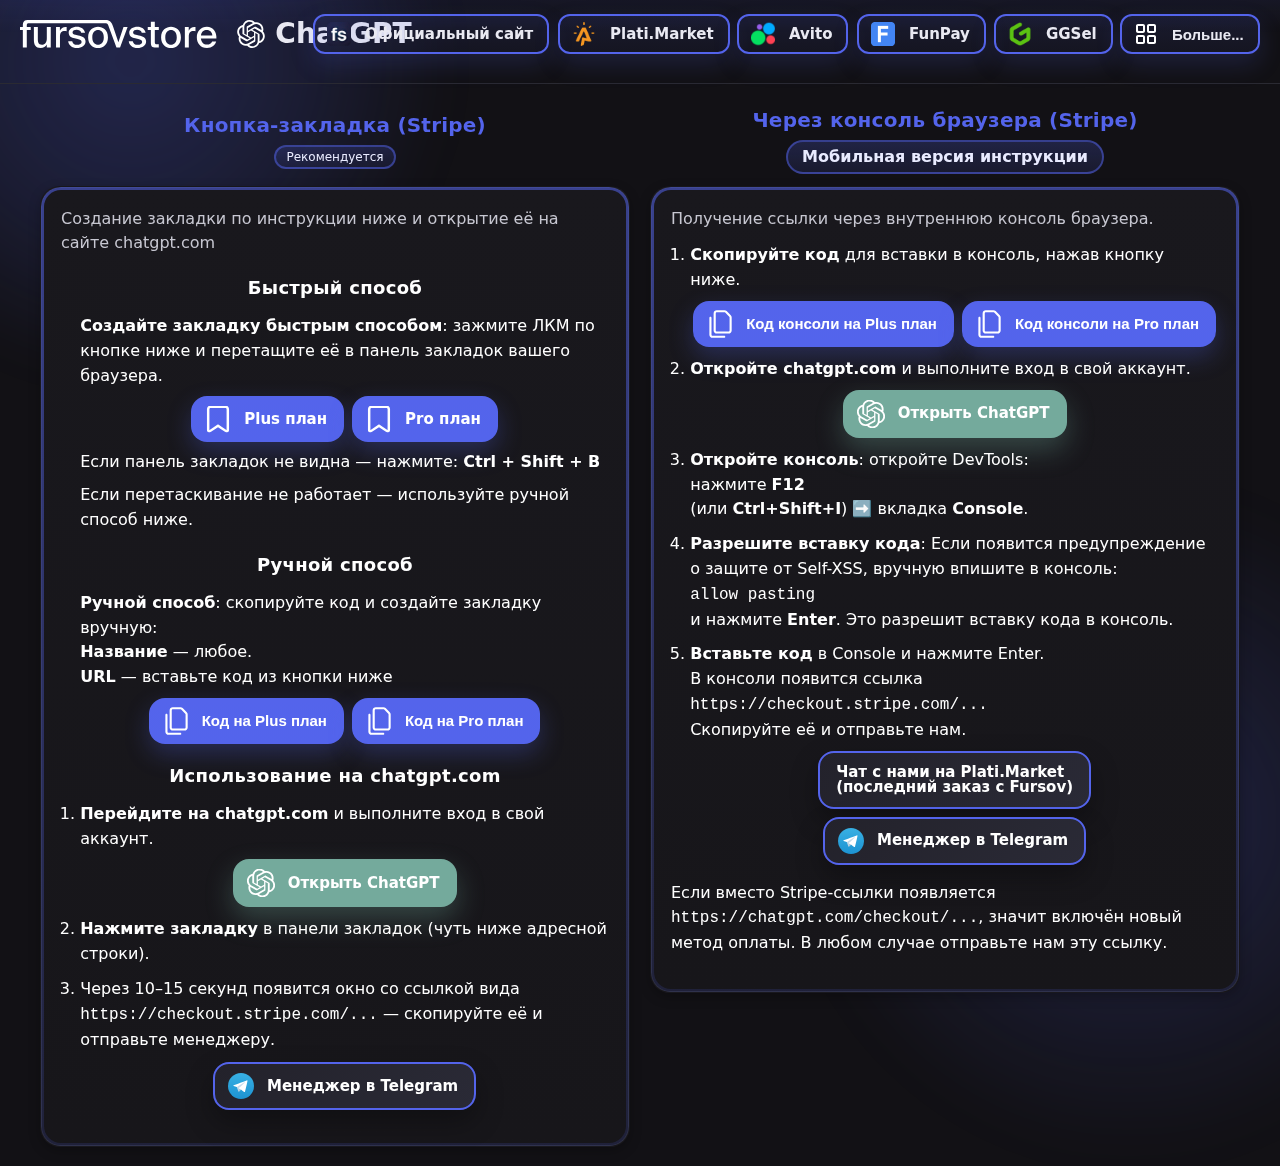
<file: index.html>
﻿<!doctype html>
<html lang="ru">
<head>
  <meta charset="utf-8" />
  <meta name="viewport" content="width=device-width, initial-scale=1" />
  <title>Fursov - your payment assistance</title>
  <meta name="description" content="Три способа получить ссылку Stripe для ChatGPT: закладка, через консоль или вручную по API. Быстро, безопасно, понятно." />
  <link rel="icon" type="image/png" sizes="32x32" href="image/favicon-fursovstore.png" />
  <link rel="preload" as="image" href="image/Logo-Fursov-white.svg" />
  <link rel="stylesheet" href="styles.css" />
</head>
<body>
  <header class="site-header" role="banner">
    <div class="brand">
      <div class="brand__logos" aria-label="Бренд Fursov и ChatGPT">
        <img class="brand__logo" src="image/Logo-Fursov-white.svg" alt="Fursovstore" />
        <span class="v-sep" aria-hidden="true"></span>
        <img class="brand__logo-chatgpt" src="image/Logo-ChatGPT-white.svg" alt="ChatGPT" />
        <span class="brand__label">ChatGPT</span>
      </div>
    </div>
    <nav class="links" aria-label="Ссылки магазина">
      <a class="chip" href="https://fursov.store/" target="_blank" rel="noopener">
        <img class="chip__icon" src="image/favicon-fursovstore.png" alt="Fursovstore" width="16" height="16" />
        Официальный сайт
      </a>
      <a class="chip" href="https://plati.market/seller/fursov-me/164256/" target="_blank" rel="noopener">
        <img class="chip__icon" src="image/favicon-plati_market.ico" alt="Plati.Market" width="16" height="16" />
        Plati.Market
      </a>
      <a class="chip" href="https://www.avito.ru/brands/d51a304eaa2fda2f8b512eba831fcbb9/items/all" target="_blank" rel="noopener">
        <img class="chip__icon" src="image/favicon-avito.ico" alt="Avito" width="16" height="16" />
        Avito
      </a>
            <a class="chip" href="https://funpay.com/users/11148640/" target="_blank" rel="noopener">
        <img class="chip__icon" src="image/favicon-funpay.ico" alt="FunPay" width="16" height="16" />
        FunPay
      </a>
      <a class="chip" href="https://ggsel.net/sellers/164256" target="_blank" rel="noopener">
        <img class="chip__icon" src="image/favicon-ggsel.ico" alt="GGSel" width="16" height="16" />
        GGSel
      </a>
    </nav>
  </header>


  <main id="main" class="container" role="main">
    <section class="cards" aria-label="Инструкции по получению ссылки">
  <div class="card-group">
    <div class="card-head"><h2 class="card-head__title">Кнопка‑закладка (Stripe)</h2><span class="badge">Рекомендуется</span></div>
    <article id="var1" class="card" tabindex="-1">
        <header class="card__header">
          <h2 class="card__title">Кнопка‑закладка (Stripe)</h2>
          <span class="badge">Рекомендуется</span>
        </header>
        <p class="card__desc">Создание закладки по инструкции ниже и открытие её на сайте chatgpt.com</p>
        <h3 class="section-title">Быстрый способ</h3>
        <ol class="steps">
          
            <b>Создайте закладку быстрым способом</b>: зажмите ЛКМ по кнопке ниже и перетащите её в панель закладок вашего браузера.
            <div class="actions-inline">
              <a class="btn btn--icon-lg" data-bookmarklet-plus href="#" draggable="true" title="Перетащите в панель закладок"><img class="btn__icon" src="image/Icon-bookmark-white.svg" alt="" />Plus план</a>
              <a class="btn btn--icon-lg" data-bookmarklet-pro href="#" draggable="true" title="Перетащите в панель закладок"><img class="btn__icon" src="image/Icon-bookmark-white.svg" alt="" />Pro план</a>
            </div>
            <div class="actions-inline"><span class="note">Если панель закладок не видна — нажмите: <b>Ctrl + Shift + B</b>
            <div class="actions-inline"><span class="note">Если перетаскивание не работает — используйте ручной способ ниже.</span></div>
          
          
        </ol>
        <div class="divider" role="separator" aria-hidden="true"></div>
        <h3 class="section-title">Ручной способ</h3>
        <ol class="steps">
          
            <b>Ручной способ</b>: скопируйте код и создайте закладку вручную:
            <br /><b>Название</b> — любое.
            <br /><b>URL</b> — вставьте код из кнопки ниже
            <div class="actions-inline">
              <button class="btn" data-action="copy-bookmarklet-plus" title="Скопировать код закладки Plus">Код на Plus план</button>
              <button class="btn" data-action="copy-bookmarklet-pro" title="Скопировать код закладки Pro">Код на Pro план</button>
            </div>
          
        </ol>
        <div class="divider" role="separator" aria-hidden="true"></div>
        <h3 class="section-title">Использование на chatgpt.com</h3>
        <ol class="steps">
          <li>
            <b>Перейдите на chatgpt.com</b> и выполните вход в свой аккаунт.
            <div class="actions-inline">
              <a class="btn btn--chatgpt btn--icon-lg" href="https://chatgpt.com" target="_blank" rel="noopener"><img class="btn__icon" src="image/Logo-ChatGPT-white.svg" alt="ChatGPT" />Открыть ChatGPT</a>
            </div>
          </li>
          <li><b>Нажмите закладку</b> в панели закладок (чуть ниже адресной строки).</li>
          <li>Через 10–15 секунд появится окно со ссылкой вида <code>https://checkout.stripe.com/...</code> — скопируйте её и отправьте менеджеру.</li>
          <div class="actions-inline"><a class="btn btn--secondary" href="https://t.me/fursovtech" target="_blank" rel="noopener">Менеджер в Telegram</a></div>
        </ol>
      </article>
  </div>
  <div class="card-group">
    <div class="card-head"><h2 class="card-head__title">Через консоль браузера (Stripe)</h2><a class="head-tag" href="mobile2.html">Мобильная версия инструкции</a></div>
    <article id="var2" class="card" tabindex="-1">
        <header class="card__header">
          <h2 class="card__title">Через консоль браузера (Stripe)</h2>
        </header>
        <p class="card__desc">Получение ссылки через внутреннюю консоль браузера.</p>
        <ol class="steps">
          <li>
            <b>Скопируйте код</b> для вставки в консоль, нажав кнопку ниже.
            <div class="actions-inline">
              <button class="btn" data-action="copy-console-plus" title="Скопировать код консоли Plus">Код консоли на Plus план</button>
              <button class="btn" data-action="copy-console-pro" title="Скопировать код консоли Pro">Код консоли на Pro план</button>
            </div>
          </li>
          <li>
            <b>Откройте chatgpt.com</b> и выполните вход в свой аккаунт.
            <div class="actions-inline">
              <a class="btn btn--chatgpt btn--icon-lg" href="https://chatgpt.com" target="_blank" rel="noopener"><img class="btn__icon" src="image/Logo-ChatGPT-white.svg" alt="ChatGPT" />Открыть ChatGPT</a>
            </div>
          </li>
          <li><b>Откройте консоль</b>: откройте DevTools:
            <br /> нажмите <b>F12</b>
            <br /> (или <b>Ctrl+Shift+I</b>) ➡️ вкладка <b>Console</b>.</li>
          <li>
            <b>Разрешите вставку кода</b>: Если появится предупреждение о защите от Self-XSS, вручную впишите в консоль:
            <br /><code>allow pasting</code>
            <br />и нажмите <b>Enter</b>. Это разрешит вставку кода в консоль.
          </li>
          <li>
            <b>Вставьте код</b> в Console и нажмите Enter.
            <br />В консоли появится ссылка
            <br /><code>https://checkout.stripe.com/...</code>
            <br />Скопируйте её и отправьте нам.
            <div class="actions-inline">
              <a class="btn btn--secondary" href="https://oplata.info/info/" target="_blank" rel="noopener">Чат с нами на Plati.Market <br />(последний заказ с Fursov)</a>
              <a class="btn btn--secondary" href="https://t.me/fursovtech" target="_blank" rel="noopener">Менеджер в Telegram</a>
            </div>
          </li>
        </ol>
        <p class="note">Если вместо Stripe‑ссылки появляется <code>https://chatgpt.com/checkout/...</code>, значит включён новый метод оплаты. В любом случае отправьте нам эту ссылку.</p>
      </article>
  </div>
</section>
  </main>


  <div id="toasts" class="toasts" aria-live="polite" aria-atomic="true"></div>


  <script type="module" src="app.js"></script>
</body>
</html>
</file>
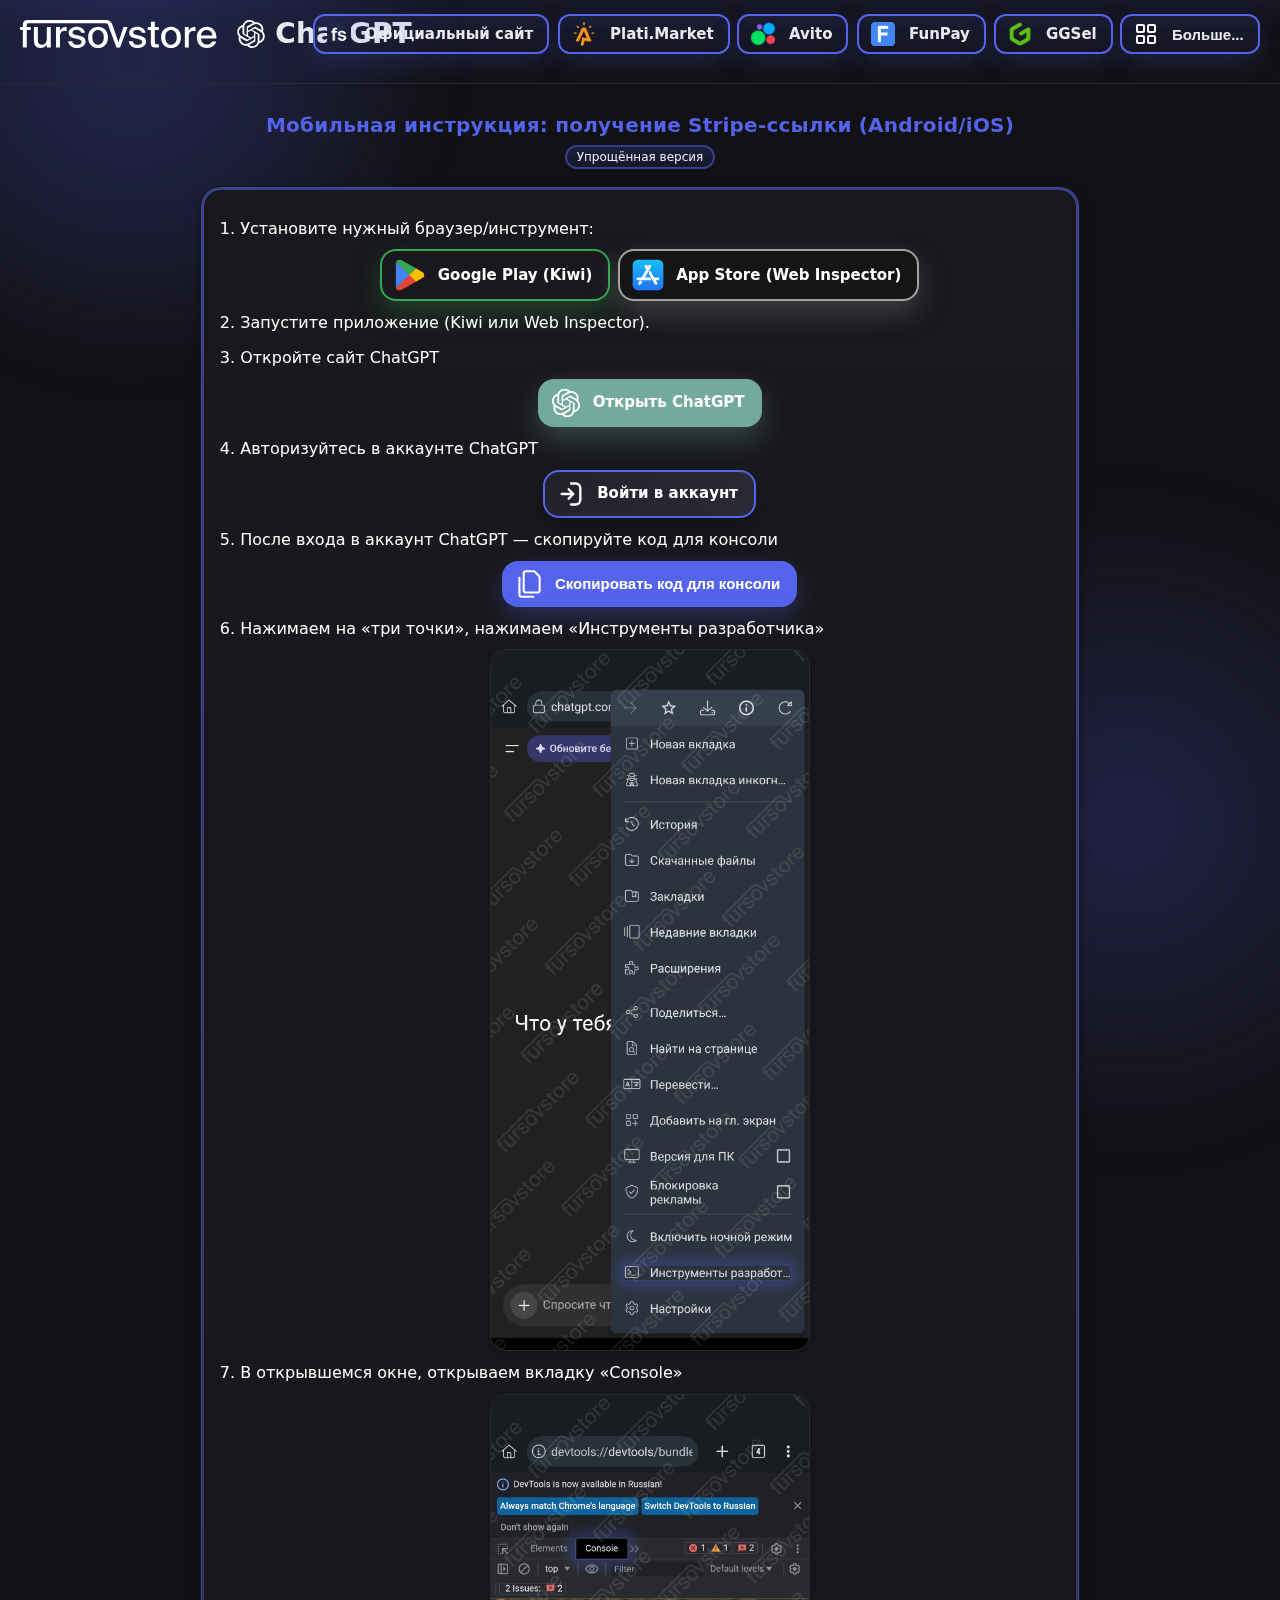
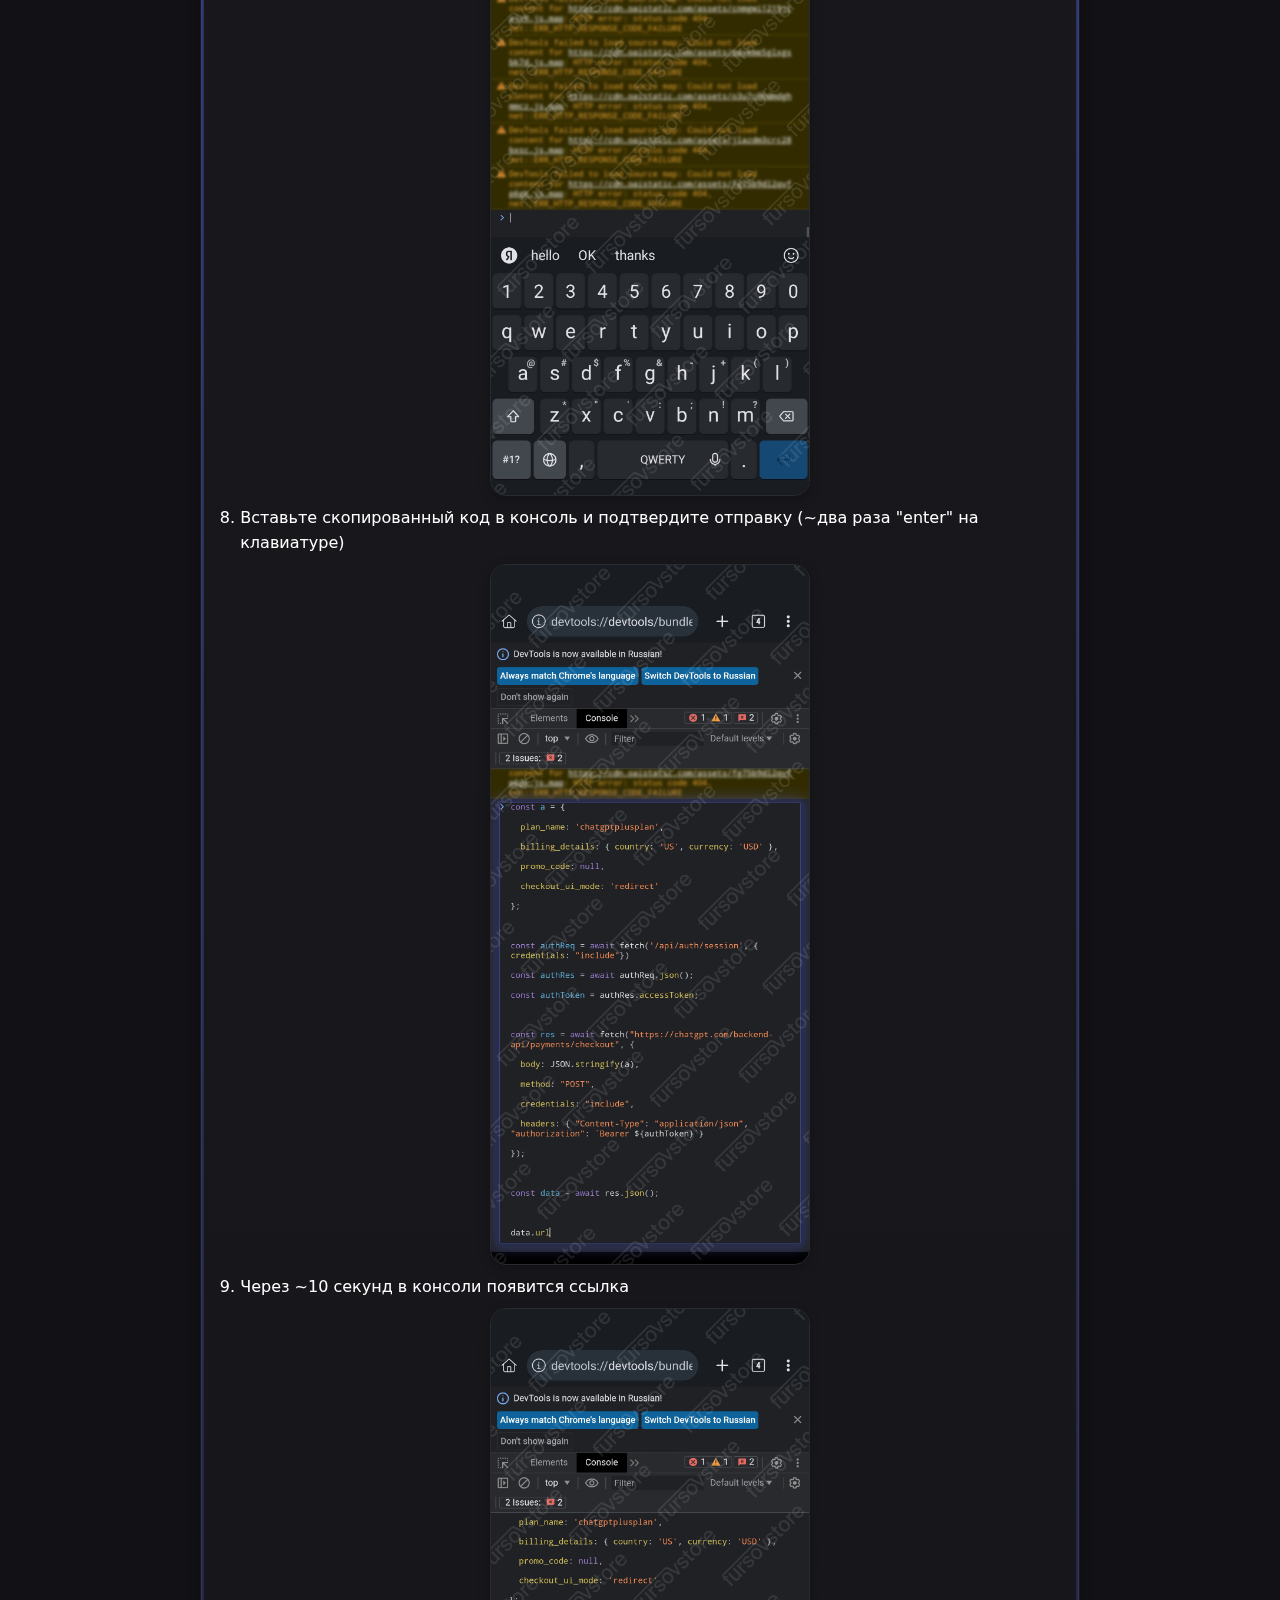
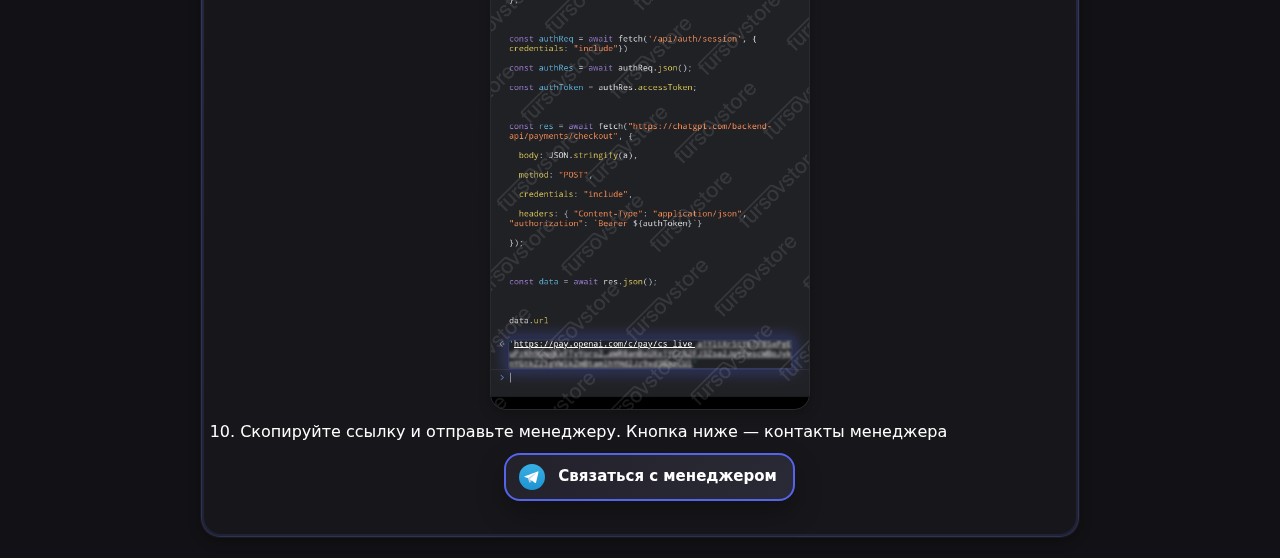
<file: mobile2.html>
<!doctype html>
<html lang="ru">
<head>
  <meta charset="utf-8" />
  <meta name="viewport" content="width=device-width, initial-scale=1" />
  <title>Мобильная инструкция — Stripe ссылка для ChatGPT (Android/iOS)</title>
  <link rel="icon" type="image/png" sizes="32x32" href="image/favicon-fursovstore.png" />
  <link rel="stylesheet" href="styles.css" />
</head>
<body>
  <main class="single-card-container">
    <div class="single-card card-group">
      <div class="card-head">
        <h2 class="card-head__title">Мобильная инструкция: получение Stripe‑ссылки (Android/iOS)</h2>
        <span class="badge">Упрощённая версия</span>
      </div>
      <section class="card" tabindex="-1" aria-label="Шаги инструкции для мобильных устройств">
        <ol class="steps">
          <li>
            Установите нужный браузер/инструмент:
            <div class="actions-inline">
              <a class="btn store-badge store-badge--google" href="https://play.google.com/store/apps/details?id=com.kiwibrowser.browser" target="_blank" rel="noopener">
                <img class="btn__icon" src="image/Icon-Google_Play_Android.svg" alt="Google Play" />
                Google Play (Kiwi)
              </a>
              <a class="btn store-badge store-badge--apple" href="https://apps.apple.com/ru/app/web-inspector/id1584825745" target="_blank" rel="noopener">
                <img class="btn__icon" src="image/Icon-App_Store_iOS.svg" alt="App Store" />
                App Store (Web Inspector)
              </a>
            </div>
          </li>
          <li>Запустите приложение (Kiwi или Web Inspector).</li>
          <li>
            Откройте сайт ChatGPT
            <div class="actions-inline">
              <a class="btn btn--chatgpt btn--icon-lg" href="https://chatgpt.com" target="_blank" rel="noopener">
                <img class="btn__icon" src="image/Logo-ChatGPT-white.svg" alt="ChatGPT" />Открыть ChatGPT
              </a>
            </div>
          </li>
          <li>
            Авторизуйтесь в аккаунте ChatGPT
            <div class="actions-inline">
              <a class="btn btn--secondary" href="https://auth.openai.com/log-in-or-create-account" target="_blank" rel="noopener">
                <img class="btn__icon" src="image/Icon-Login-account-white.svg" alt="Войти" />Войти в аккаунт
              </a>
            </div>
          </li>
          <li>
            После входа в аккаунт ChatGPT — скопируйте код для консоли
            <div class="actions-inline">
              <button class="btn" data-action="copy-console">Скопировать код для консоли</button>
            </div>
          </li>
          <li>
            Нажимаем на «три точки», нажимаем «Инструменты разработчика»
            <img class="img-thumb" src="image/mobileImage_var2/1.jpg" alt="Открыть инструменты разработчика" data-full="image/mobileImage_var2/1.jpg" />
          </li>
          <li>
            В открывшемся окне, открываем вкладку «Console»
            <img class="img-thumb" src="image/mobileImage_var2/2.jpg" alt="Вкладка Console" data-full="image/mobileImage_var2/2.jpg" />
          </li>
          <li>
            Вставьте скопированный код в консоль и подтвердите отправку (~два раза "enter" на клавиатуре)
            <img class="img-thumb" src="image/mobileImage_var2/3.jpg" alt="Вставка кода в консоль" data-full="image/mobileImage_var2/3.jpg" />
          </li>
          <li>
            Через ~10 секунд в консоли появится ссылка
            <img class="img-thumb" src="image/mobileImage_var2/4.jpg" alt="Ссылка Stripe в консоли" data-full="image/mobileImage_var2/4.jpg" />
          </li>
          <li>
            Скопируйте ссылку и отправьте менеджеру. Кнопка ниже — контакты менеджера
            <div class="actions-inline">
              <a class="btn btn--secondary" href="https://t.me/fursovtech" target="_blank" rel="noopener">Связаться с менеджером</a>
            </div>
          </li>
        </ol>
      </section>
    </div>

    <!-- Lightbox for image preview -->
    <div id="lightbox" class="lightbox" aria-hidden="true" role="dialog" aria-label="Просмотр изображения">
      <button class="lightbox__close" type="button" aria-label="Закрыть (Esc)">Закрыть</button>
      <img class="lightbox__img" alt="Превью шага" />
    </div>
  </main>

  <div id="toasts" class="toasts" aria-live="polite" aria-atomic="true"></div>
  <script type="module" src="app.js"></script>
  <script type="module">
    // Lightweight image lightbox for thumbnails on this page
    const lb = document.getElementById('lightbox');
    const lbImg = lb.querySelector('.lightbox__img');
    const lbClose = lb.querySelector('.lightbox__close');
    function openLightbox(src, alt) {
      lbImg.src = src;
      lbImg.alt = alt || 'Превью шага';
      lb.setAttribute('aria-hidden', 'false');
      document.addEventListener('keydown', onEsc);
    }
    function closeLightbox() {
      lb.setAttribute('aria-hidden', 'true');
      lbImg.removeAttribute('src');
      document.removeEventListener('keydown', onEsc);
    }
    function onEsc(e){ if(e.key === 'Escape') closeLightbox(); }
    document.addEventListener('click', (e) => {
      const thumb = e.target.closest('.img-thumb');
      if (thumb) {
        const src = thumb.getAttribute('data-full') || thumb.src;
        openLightbox(src, thumb.alt);
        return;
      }
      if (e.target === lb) closeLightbox();
    });
    lbClose.addEventListener('click', closeLightbox);
  </script>
</body>
<!--
  Notes:
  - This page reuses global card styles to visually match index.html.
  - Thumbnails are smaller and open in a lightbox for closer inspection.
-->
</html>
</file>
<file: styles.css>
﻿/* ============================================
   DESIGN TOKENS (Fursov Palette)
   ============================================ */
:root {
  /* Colors */
  --color-main: #5464eb; /* primary outline/accent */
  --color-two:  #5364ec; /* gradient mate */
  --bg-main:    #121115; /* page background */
  --bg-surface: #17161a; /* card surface */
  --text:       #ffffff; /* primary text */
  --muted:      #c7c7d1; /* secondary text */
  --border:     #2a2a32; /* hairlines */
  --ok:         #10b981;
  --warn:       #f59e0b;
  --error:      #ef4444;

  /* Border Radius */
  --radius-12: 12px;
  --radius-16: 16px;
  --radius-20: 20px;

  /* Spacing */
  --space-8: 8px;
  --space-12: 12px;
  --space-16: 16px;
  --space-20: 20px;
  --space-24: 24px;

  /* Shadows */
  --shadow-1: 0 4px 12px rgba(0,0,0,.25);
  --shadow-2: 0 12px 30px rgba(0,0,0,.35);

  /* Animation */
  --ease: cubic-bezier(.2,.6,.2,1);
  --dur: 220ms;
}

/* ============================================
   BASE STYLES
   ============================================ */
* { 
  box-sizing: border-box; 
}

html, body { 
  height: 100%; 
}

body {
  position: relative;
  margin: 0;
  color: var(--text);
  background: var(--bg-main);
  font: 16px/1.55 ui-sans-serif, system-ui, -apple-system, Segoe UI, Roboto, Arial, sans-serif;
  -webkit-font-smoothing: antialiased;
  -moz-osx-font-smoothing: grayscale;
}

/* Background glows - fixed to viewport corners */
body::before {
  content: "";
  position: fixed;
  top: -20vmax;
  left: -20vmax;
  width: 55vmax;
  height: 55vmax;
  border-radius: 50%;
  background: radial-gradient(closest-side at 55% 45%, rgba(83,100,236,.26) 0%, rgba(83,100,236,.14) 55%, rgba(83,100,236,0) 100%);
  filter: blur(24px);
  will-change: transform;
  pointer-events: none;
  z-index: 0;
}

body::after {
  content: "";
  position: fixed;
  right: -20vmax;
  bottom: -20vmax;
  width: 58vmax;
  height: 58vmax;
  border-radius: 50%;
  background: radial-gradient(closest-side at 45% 55%, rgba(84,100,235,.22) 0%, rgba(84,100,235,.11) 52%, rgba(84,100,235,0) 100%);
  filter: blur(26px);
  will-change: transform;
  pointer-events: none;
  z-index: 0;
}

.site-header, 
main, 
footer { 
  position: relative; 
  z-index: 1; 
}

img { 
  max-width: 100%; 
  height: auto; 
}

/* Thumbnails and lightbox */
.img-thumb {
  display: block;
  width: 100%;
  max-width: 320px;
  border-radius: var(--radius-16);
  border: 1px solid var(--border);
  box-shadow: var(--shadow-1);
  transition: transform var(--dur) var(--ease), box-shadow var(--dur) var(--ease);
  cursor: zoom-in;
  margin: 8px auto;
}

.img-thumb:hover { transform: translateY(-1px); box-shadow: var(--shadow-2); }

.lightbox {
  position: fixed;
  inset: 0;
  background: rgba(0,0,0,.6);
  backdrop-filter: blur(4px);
  display: none;
  align-items: center;
  justify-content: center;
  z-index: 1000;
}

.lightbox[aria-hidden="false"] { display: flex; }

.lightbox__img {
  max-width: min(92vw, 1100px);
  max-height: 90vh;
  border-radius: var(--radius-20);
  outline: 1px solid var(--border);
  box-shadow: 0 20px 60px rgba(0,0,0,.5);
}

.lightbox__close {
  position: fixed;
  top: 12px;
  right: 12px;
  min-height: 44px;
  padding: 10px 14px;
  border-radius: var(--radius-12);
  border: 1px solid var(--border);
  background: rgba(23,22,26,.8);
  color: var(--text);
  cursor: pointer;
}

a { 
  color: inherit; 
}

/* ============================================
   HEADER
   ============================================ */
.site-header {
  display: grid;
  grid-template-columns: 1fr auto;
  align-items: center;
  gap: var(--space-16);
  padding: var(--space-12) var(--space-20);
  min-height: 64px;
  background: linear-gradient(180deg, rgba(83,100,236,0.08), transparent 40%);
  border-bottom: 1px solid var(--border);
  transition: background 450ms cubic-bezier(0.4, 0, 0.2, 1),
              border-color 450ms cubic-bezier(0.4, 0, 0.2, 1);
}

/* Expanded state - keep same height */
.site-header.is-expanded {
  padding-bottom: var(--space-12);
  background: linear-gradient(180deg, rgba(83,100,236,0.12), rgba(83,100,236,0.03) 60%, transparent);
  border-bottom-color: rgba(84,100,235,.4);
}

.brand { 
  display: flex; 
  align-items: center; 
  gap: var(--space-16);
  height: 100%;
}

.brand__logo { 
  height: 28px; 
  width: auto; 
}

.brand__logos { 
  display: inline-flex; 
  align-items: center; 
  gap: 10px; 
}

.brand__logo-chatgpt { 
  width: 28px; 
  height: 28px; 
}

.brand__label { 
  color: #e9e9f2; 
  font-weight: 700; 
  font-size: 28px; 
  letter-spacing: .2px; 
}

.v-sep { 
  width: 6px; 
  height: 26px; 
  border-radius: 6px; 
  background: rgba(255,255,255,.18); 
  display: inline-block; 
}

.brand__title { 
  font-size: 20px; 
  line-height: 1.2; 
  margin: 0; 
}

.brand__subtitle { 
  margin: 2px 0 0; 
  color: var(--muted); 
  font-size: 14px; 
}

.brand__text { 
  display: none; 
}

/* Header links */
.links { 
  display: flex; 
  align-items: center;
  gap: 8px; 
  flex-wrap: wrap; 
  justify-content: flex-end; 
  height: 100%;
}

/* Ghost chip for toggle */
.chip--ghost {
  background: transparent;
  border-color: rgba(84,100,235,.6);
  color: #e9e9f2;
  min-width: max-content;
  white-space: nowrap;
  height: auto; /* Ensure it respects min-height from .chip */
  transition: all 500ms cubic-bezier(0.34, 1.56, 0.64, 1);
  position: relative;
}

.chip--ghost:hover {
  border-color: #6a79f0;
  box-shadow: 0 10px 24px rgba(84,100,235,.18);
  transform: translateY(-1px);
}

.chip--ghost.is-expanded {
  background: linear-gradient(180deg, rgba(84,100,235,.18), rgba(83,100,236,.1));
  border-color: rgba(84,100,235,.9);
  box-shadow: 0 0 0 3px rgba(84,100,235,.15), 0 14px 32px rgba(84,100,235,.28);
}

/* Иконка "Больше" - ротация при открытии */
.chip--ghost .chip__icon[src*="Icon-More"] {
  transition: transform 600ms cubic-bezier(0.34, 1.56, 0.64, 1);
  transform-origin: center center;
  transform: scale(var(--current-chip-icon-scale, var(--icon-more-scale)));
  will-change: transform;
}

.chip--ghost.is-expanded .chip__icon[src*="Icon-More"] {
  transform: rotate(135deg) scale(calc(var(--current-chip-icon-scale, var(--icon-more-scale)) * 1.1));
}

/* Smooth movement for chips */
.chip {
  transition: transform 450ms cubic-bezier(0.34, 1.56, 0.64, 1),
             opacity 450ms cubic-bezier(0.4, 0, 0.2, 1),
             box-shadow 300ms cubic-bezier(0.4, 0, 0.2, 1),
             border-color 300ms cubic-bezier(0.4, 0, 0.2, 1),
             visibility 450ms cubic-bezier(0.4, 0, 0.2, 1);
  will-change: transform, opacity;
}

/* Header categories panel */
.header-cats {
  grid-column: 1 / -1;
  overflow: hidden;
  max-height: 0;
  opacity: 0;
  transform: translateY(-15px) scale(0.98);
  transition: max-height 550ms cubic-bezier(0.34, 1.56, 0.64, 1),
              opacity 550ms cubic-bezier(0.4, 0, 0.2, 1),
              transform 550ms cubic-bezier(0.34, 1.56, 0.64, 1);
  will-change: max-height, opacity, transform;
}

.site-header.is-expanded .header-cats {
  max-height: 500px; /* sufficient for categories */
  opacity: 1;
  transform: translateY(0) scale(1);
}

.cats-inner {
  display: grid;
  gap: 14px;
  padding: 12px 0 6px;
  grid-template-columns: repeat(3, minmax(0, 1fr));
  width: min(1100px, 100%);
  margin: 0 auto;
}

.cat {
  display: grid;
  gap: 8px;
  align-content: start;
  opacity: 0;
  transform: translateY(10px);
  transition: opacity 400ms cubic-bezier(0.4, 0, 0.2, 1),
              transform 400ms cubic-bezier(0.34, 1.56, 0.64, 1);
}

.site-header.is-expanded .cat {
  opacity: 1;
  transform: translateY(0);
}

.site-header.is-expanded .cat:nth-child(1) { transition-delay: 50ms; }
.site-header.is-expanded .cat:nth-child(2) { transition-delay: 100ms; }
.site-header.is-expanded .cat:nth-child(3) { transition-delay: 150ms; }

.cat__title {
  margin: 0;
  font-size: 14px;
  color: var(--muted);
  font-weight: 700;
  letter-spacing: .2px;
  text-align: center;
}

.cat__items {
  display: flex;
  flex-wrap: wrap;
  gap: 8px;
  justify-content: center;
}

/* Mobile layout: center brand and links */
@media (max-width: 680px) {
  .site-header { grid-template-columns: 1fr; justify-items: center; text-align: center; }
  .links { justify-content: center; }
  /* Categories grid: 2 columns on first row, contact full width below */
  .cats-inner { grid-template-columns: 1fr 1fr; grid-template-areas: 'sites bots' 'contact contact'; }
  .cat--sites { grid-area: sites; }
  .cat--bots { grid-area: bots; }
  .cat--contact { grid-area: contact; }
}

.chip {
  display: inline-flex; 
  align-items: center; 
  justify-content: center; 
  gap: 8px; 
  padding: 8px 14px; 
  min-height: 36px;
  border-radius: 12px; 
  border: 2px solid #5464eb; 
  background: linear-gradient(180deg, rgba(84,100,235,.12), rgba(83,100,236,.06)); 
  color: #e9e9f2; 
  box-shadow: 0 10px 24px rgba(84,100,235,.18); 
  text-decoration: none;
  font-weight: 700;
  font-size: 15px;
  line-height: 1;
}

.chip:hover { 
  border-color: #6a79f0; 
  box-shadow: 0 14px 32px rgba(84,100,235,.28); 
  text-decoration: none; 
}

.chip:focus, 
.chip:focus-visible { 
  text-decoration: none; 
}

.chip__icon { 
  width: var(--current-chip-icon-layout, var(--icon-chip-layout)); 
  height: var(--current-chip-icon-layout, var(--icon-chip-layout)); 
  transform: scale(var(--current-chip-icon-scale, var(--icon-chip-scale)));
  transform-origin: center center;
  margin-right: 8px; 
  border-radius: 3px; 
  flex-shrink: 0;
}

/* ============================================
   LAYOUT
   ============================================ */
.container { 
  padding: var(--space-20); 
  display: grid; 
  place-items: center; 
}

.cards {
  display: grid;
  grid-template-columns: repeat(2, minmax(0, 1fr));
  gap: var(--space-20);
  width: min(1200px, 100%);
  justify-content: center;
}

@container style(--narrow: true) {}

/* ============================================
   CARDS
   ============================================ */
.card {
  position: relative;
  background: linear-gradient(180deg, #19181d, #17161a);
  border: 1px solid transparent;
  border-radius: var(--radius-20);
  padding: var(--space-20);
  box-shadow: inset 0 0 0 1px var(--border), var(--shadow-1);
  scroll-margin-top: 88px;
  transition: box-shadow var(--dur) var(--ease), transform var(--dur) var(--ease), border-color var(--dur) var(--ease);
}

.card::before {
  content: "";
  position: absolute;
  inset: 0;
  border-radius: inherit;
  padding: 3px;
  background: linear-gradient(180deg, rgba(84,100,235,.55), rgba(83,100,236,.15));
  -webkit-mask: linear-gradient(#000 0 0) content-box, linear-gradient(#000 0 0);
  -webkit-mask-composite: xor;
  mask-composite: exclude;
  pointer-events: none;
}

.card:hover { 
  box-shadow: var(--shadow-2); 
  transform: translateY(-2px); 
}

.card:focus { 
  outline: none; 
}

.card.is-highlighted::before {
  /* Возвращаем анимированную градиентную рамку поверх базовой тонкой обводки */
  content: "";
  position: absolute;
  inset: 0;
  border-radius: inherit;
  padding: 3px; /* как у обычной карточки */
  background: linear-gradient(135deg, rgba(84,100,235,1), rgba(83,100,236,.45), rgba(84,100,235,1));
  background-size: 300% 300%;
  -webkit-mask: linear-gradient(#000 0 0) content-box, linear-gradient(#000 0 0);
  -webkit-mask-composite: xor;
  mask-composite: exclude;
  pointer-events: none;
  animation: borderFlow 3s linear infinite; /* прежняя анимация */
}

.card.is-highlighted { 
  /* Базовая тонкая обводка как у обычной карточки + свечение */
  box-shadow:
    inset 0 0 0 1px var(--border),
    0 14px 32px rgba(84,100,235,.35),
    0 18px 44px rgba(0,0,0,.48);
  transform: translateY(-3px); 
}

.card.is-highlighted:focus-visible {
  outline: none;
  box-shadow:
    inset 0 0 0 1px var(--border),
    0 14px 32px rgba(84,100,235,.35),
    0 18px 44px rgba(0,0,0,.48);
}

.cards:has(.card.is-highlighted) .card { 
  opacity: .72; 
  filter: saturate(.9); 
  transition: opacity var(--dur) var(--ease), filter var(--dur) var(--ease); 
}

.cards:has(.card.is-highlighted) .card.is-highlighted { 
  opacity: 1; 
  filter: none; 
}

@keyframes borderFlow {
  0% { background-position: 0% 50%; }
  50% { background-position: 100% 50%; }
  100% { background-position: 0% 50%; }
}

/* Card components */
.card > header.card__header { 
  display: none; 
}

.card__header { 
  display: flex; 
  align-items: center; 
  justify-content: space-between; 
  gap: var(--space-12); 
  margin-bottom: var(--space-12); 
}

.card__title { 
  margin: 0; 
  font-size: 18px; 
}

.card__desc { 
  color: var(--muted); 
  margin: 0 0 var(--space-12); 
}

/* Card external headings */
.card-head {
  display: flex; 
  flex-direction: column; 
  align-items: center; 
  justify-content: center; 
  gap: 4px; 
  margin: 2px 0 0; 
  min-height: clamp(60px, 6.5vw, 90px); 
}

.card-head__title {
  margin: 0; 
  font-weight: 800; 
  letter-spacing: .2px; 
  font-size: 20px; 
  background: linear-gradient(180deg, var(--color-main), var(--color-two)); 
  -webkit-background-clip: text; 
  background-clip: text; 
  color: transparent; 
  text-align: center; 
}

.card-head--center { 
  justify-content: center; 
}

.card-group {
  display: flex;
  flex-direction: column;
  gap: 4px;
  margin-top: -8px;
}

/* Badge */
.badge { 
  display: inline-flex; 
  align-items: center; 
  height: 24px; 
  padding: 0 10px; 
  border-radius: 999px; 
  border: 2px solid rgba(84,100,235,.5);
  background: linear-gradient(180deg, rgba(84,100,235,.18), rgba(83,100,236,.08));
  color: #e9ebff; 
  font-size: 12px;
}

.head-tag {
  display: inline-flex; 
  align-items: center; 
  height: 34px; 
  padding: 0 14px; 
  border-radius: 999px; 
  border: 2px solid rgba(84,100,235,.5); 
  background: linear-gradient(180deg, rgba(84,100,235,.22), rgba(83,100,236,.12)); 
  color: #e9ebff; 
  font-weight: 700; 
  text-decoration: none; 
}

.head-tag:hover { 
  border-color: #6a79f0; 
  text-decoration: none; 
}

/* Section title */
.section-title {
  margin: 18px 0 12px;
  font-size: 18px;
  color: #ffffff;
  letter-spacing: .3px;
  font-weight: 800;
  text-transform: none;
  text-align: center;
  position: relative;
}

.section-title::before { 
  display: none; 
  content: none; 
}

/* Steps and actions */
.steps { 
  margin: 0 0 var(--space-16) 1.2em; 
  padding: 0; 
}

.steps li { 
  margin: 10px 0; 
}

.actions { 
  display: flex; 
  flex-wrap: wrap; 
  gap: 10px; 
  justify-content: center; 
}

.actions-inline { 
  display: flex; 
  flex-wrap: wrap; 
  gap: 8px; 
  margin-top: 8px; 
  justify-content: center; 
}

/* Mobile page helper layout */
.single-card-container {
  padding: var(--space-20);
  display: grid;
  place-items: center;
}

.single-card { width: min(880px, 100%); }

.divider { 
  display: none; 
}

/* ============================================
   FORMS & INPUTS
   ============================================ */
.kbd { 
  background: #1f1e25; 
  border: 1px solid #32313a; 
  border-radius: 8px; 
  padding: 2px 6px; 
  font-size: 12px; 
}

.input { 
  width: 100%; 
  color: var(--text); 
  background: #1c1b20; 
  border: 1px solid var(--border);
  border-radius: var(--radius-16); 
  padding: 12px 14px; 
  outline: none; 
  transition: border-color var(--dur) var(--ease);
}

.input:focus-visible { 
  border-color: var(--color-main); 
  box-shadow: 0 0 0 3px rgba(84,100,235,.25); 
}

.input--area { 
  resize: vertical; 
  min-height: 120px; 
}

/* ============================================
   BUTTONS
   ============================================ */
.btn {
  appearance: none; 
  user-select: none; 
  cursor: pointer;
  border: 1px solid transparent; 
  border-radius: var(--radius-16);
  display: inline-flex; 
  align-items: center; 
  justify-content: center; 
  gap: 8px;
  padding: 12px 16px; 
  min-height: 44px; 
  min-width: 44px; 
  font-weight: 700; 
  font-size: 15px; 
  line-height: 1; 
  text-decoration: none;
  background: linear-gradient(180deg, var(--color-main), var(--color-two));
  color: #ffffff; 
  box-shadow: 0 10px 24px rgba(84,100,235,.28);
  transition: transform var(--dur) var(--ease), box-shadow var(--dur) var(--ease), background var(--dur) var(--ease);
  vertical-align: middle;
}

.btn:hover { 
  transform: translateY(-1px); 
  box-shadow: 0 14px 32px rgba(84,100,235,.35); 
}

.btn:active { 
  transform: translateY(0); 
}

.btn:focus-visible { 
  outline: none; 
  box-shadow: 0 0 0 3px rgba(84,100,235,.35), 0 0 0 8px rgba(84,100,235,.18); 
}

.btn[disabled] { 
  opacity: .6; 
  cursor: not-allowed; 
}

/* Button variants */
.btn--secondary { 
  background: linear-gradient(309deg, #2a2a36, #23222b); 
  color: #ffffff; 
  border: 2px solid #5464eb; 
  box-shadow: 0 12px 28px rgba(0,0,0,.3); 
}

.btn--secondary:hover { 
  box-shadow: 0 16px 36px rgba(0,0,0,.35); 
}

.btn--chatgpt { 
  background: #74aa9c; 
  color: #ffffff; 
  border: 1px solid rgba(116,170,156,.6); 
  box-shadow: 0 12px 28px rgba(116,170,156,.32); 
}

.btn--chatgpt:hover { 
  box-shadow: 0 16px 36px rgba(116,170,156,.38); 
}

.btn--ghost { 
  background: transparent; 
  color: #e9e9f2; 
  border: 1px solid var(--border);
}

/* Store badges */
.store-badge { 
  background: inherit; 
  border: inherit; 
  box-shadow: inherit; 
  text-decoration: none; 
}

.store-badge:hover { 
  text-decoration: none; 
}

.btn.store-badge { 
  border-width: 2px; 
  border-style: solid; 
  border-color: rgba(255,255,255,.16); 
}

.btn.store-badge.store-badge--google { 
  border-color: #34a853; 
  box-shadow: 0 12px 28px rgba(52,168,83,.28); 
}

.btn.store-badge.store-badge--google:hover { 
  box-shadow: 0 16px 36px rgba(52,168,83,.35); 
}

.btn.store-badge.store-badge--apple { 
  border-color: #a3a3a3; 
  background: #151518; 
  box-shadow: 0 12px 28px rgba(163,163,163,.28); 
}

.btn.store-badge.store-badge--apple:hover { 
  box-shadow: 0 16px 36px rgba(163,163,163,.36); 
}

/* ============================================
   BUTTON ICONS - Индивидуальные настройки
   ============================================ */

/* ============================================
   НАСТРОЙКИ РАЗМЕРОВ ДЛЯ КАЖДОЙ ИКОНКИ
   Измените значения здесь для управления конкретной иконкой по всему сайту
   ============================================ */
:root {
  /* Иконка закладки (Icon-bookmark-white.svg) */
  --icon-bookmark-layout: 20px;
  --icon-bookmark-scale: 1.35;

  /* Логотип ChatGPT (Logo-ChatGPT-white.svg) */
  --icon-chatgpt-layout: 22px;
  --icon-chatgpt-scale: 1.3;

  /* Логотип Fursov (Logo-Fursov-white.svg) */
  --icon-fursov-layout: 28px;
  --icon-fursov-scale: 1.0;

  /* Иконка копирования (Icon-copytext-white.svg) */
  --icon-copy-layout: 20px;
  --icon-copy-scale: 1.7;

  /* Логотип Telegram (Logo-Telegram.svg) */
  --icon-telegram-layout: 20px;
  --icon-telegram-scale: 1.3;

  /* Иконка поиска (Icon-search-white.svg) */
  --icon-search-layout: 20px;
  --icon-search-scale: 1.2;

  /* Иконка входа в аккаунт (image-Login-account-white.svg) */
  --icon-login-layout: 20px;
  --icon-login-scale: 1.4;

  /* Google Play badge (image-GooglePlayAndroid.svg) */
  --icon-googleplay-layout: 24px;
  --icon-googleplay-scale: 1.3;

  /* App Store badge (image-AppStoreiOS.svg) */
  --icon-appstore-layout: 24px;
  --icon-appstore-scale: 1.3;

  /* Иконки чипов (favicon-*.png/ico) */
  --icon-chip-layout: 20px;
  --icon-chip-scale: 1.2;
  
  /* Иконка "Больше" (Icon-More-white.svg) */
  --icon-more-layout: 20px;
  --icon-more-scale: 1.2;
}

/* ============================================
   БАЗОВЫЙ СТИЛЬ ДЛЯ ВСЕХ ИКОНОК
   ============================================ */
.btn__icon { 
  width: var(--current-icon-layout, 20px); 
  height: var(--current-icon-layout, 20px); 
  transform: scale(var(--current-icon-scale, 1.2)); 
  transform-origin: center center;
  margin-right: 8px; 
  filter: drop-shadow(0 0 0 rgba(0,0,0,0)); 
  flex-shrink: 0;
}

/* ============================================
   ПРИМЕНЕНИЕ НАСТРОЕК К КОНКРЕТНЫМ ИКОНКАМ
   (по атрибуту src)
   ============================================ */

/* Иконка закладки */
img.btn__icon[src*="Icon-bookmark"] {
  --current-icon-layout: var(--icon-bookmark-layout);
  --current-icon-scale: var(--icon-bookmark-scale);
}

/* Логотип ChatGPT в кнопках */
img.btn__icon[src*="Logo-ChatGPT"],
img[src*="Logo-ChatGPT"].btn__icon {
  --current-icon-layout: var(--icon-chatgpt-layout);
  --current-icon-scale: var(--icon-chatgpt-scale);
}

/* Логотип ChatGPT в хедере */
.brand__logo-chatgpt {
  width: 28px;
  height: 28px;
}

/* Логотип Fursov в хедере */
.brand__logo {
  height: var(--icon-fursov-layout);
  width: auto;
}

/* Иконка входа в аккаунт */
img.btn__icon[src*="Login-account"] {
  --current-icon-layout: var(--icon-login-layout);
  --current-icon-scale: var(--icon-login-scale);
}

/* Google Play badge */
img.btn__icon[src*="GooglePlay"],
.store-badge--google img.btn__icon {
  --current-icon-layout: var(--icon-googleplay-layout);
  --current-icon-scale: var(--icon-googleplay-scale);
}

/* App Store badge */
img.btn__icon[src*="AppStore"],
.store-badge--apple img.btn__icon {
  --current-icon-layout: var(--icon-appstore-layout);
  --current-icon-scale: var(--icon-appstore-scale);
}

/* Иконки в чипах - используем переменные из :root */
.chip__icon[src*="favicon-fursovstore"],
.chip__icon[src*="favicon-plati"],
.chip__icon[src*="favicon-avito"],
.chip__icon[src*="favicon-funpay"],
.chip__icon[src*="favicon-ggsel"] {
  --current-chip-icon-layout: var(--icon-chip-layout);
  --current-chip-icon-scale: var(--icon-chip-scale);
}

/* Иконка "Больше" в чипах */
.chip__icon[src*="Icon-More"] {
  --current-chip-icon-layout: var(--icon-more-layout);
  --current-chip-icon-scale: var(--icon-more-scale);
}

/* ============================================
   ПСЕВДОЭЛЕМЕНТЫ (иконки через CSS)
   ============================================ */

/* Иконки копирования */
button[data-action="copy-bookmarklet"]::before,
button[data-action="copy-bookmarklet-plus"]::before,
button[data-action="copy-bookmarklet-pro"]::before,
button[data-action="copy-console"]::before,
button[data-action="copy-console-plus"]::before,
button[data-action="copy-console-pro"]::before,
button[data-action="copy-token"]::before,
button[data-action="copy-api-code"]::before {
  content: "";
  width: var(--icon-copy-layout); 
  height: var(--icon-copy-layout); 
  display: inline-block; 
  margin-right: 8px;
  background: url("image/Icon-copytext-white.svg") center/contain no-repeat;
  transform: scale(var(--icon-copy-scale));
  transform-origin: center center;
  flex-shrink: 0;
}

/* Иконки Telegram */
a.btn[href*="t.me"]::before,
button[data-action="send-to-manager"]::before {
  content: "";
  width: var(--icon-telegram-layout); 
  height: var(--icon-telegram-layout); 
  display: inline-block; 
  margin-right: 8px;
  background: url("image/Logo-Telegram.svg") center/contain no-repeat;
  transform: scale(var(--icon-telegram-scale));
  transform-origin: center center;
  flex-shrink: 0;
}

/* Иконка поиска */
button[data-action="parse-json"]::before {
  content: "";
  width: var(--icon-search-layout); 
  height: var(--icon-search-layout); 
  display: inline-block; 
  margin-right: 8px;
  background: url("image/Icon-search-white.svg") center/contain no-repeat;
  transform: scale(var(--icon-search-scale));
  transform-origin: center center;
  flex-shrink: 0;
}

/* ============================================
   МОДИФИКАТОРЫ КНОПОК (для обратной совместимости)
   ============================================ */
.btn--icon-lg { 
  /* Эти классы теперь просто маркеры, размер определяется иконкой */
}

.btn--icon-xl { 
  /* Эти классы теперь просто маркеры, размер определяется иконкой */
}

/* ============================================
   FOOTER
   ============================================ */
.site-footer { 
  padding: var(--space-20); 
  border-top: 1px solid var(--border); 
  color: var(--muted); 
}

.site-footer .meta { 
  display: flex; 
  align-items: center; 
  gap: 10px; 
}

/* ============================================
   TOASTS
   ============================================ */
.toasts { 
  position: fixed; 
  bottom: 16px; 
  right: 16px; 
  display: grid; 
  gap: 8px; 
  z-index: 1000; 
}

.toast { 
  background: #1e1d24; 
  color: var(--text); 
  border: 1px solid var(--border);
  padding: 10px 12px; 
  border-radius: 12px; 
  box-shadow: var(--shadow-1);
}

/* ============================================
   RESPONSIVE DESIGN
   ============================================ */
@media (max-width: 980px) {
  .cards {
    grid-template-columns: 1fr;
    display: flex;
    flex-direction: column;
    align-items: center;
  }

  .card-group {
    width: 100%;
    max-width: 600px;
  }
}

@media (max-width: 520px) {
  /* Keep logos in one horizontal row with vertical separator, centered */
  .brand__logos { display: inline-flex; align-items: center; gap: 10px; }
  .brand__logo, .brand__logo-chatgpt { height: 24px; }
  .brand__label { font-size: 18px; }
  .v-sep { width: 6px; height: 24px; margin: 0 4px; border-radius: 6px; background: rgba(255,255,255,.18); }
}

/* ============================================
   ACCESSIBILITY
   ============================================ */
@media (prefers-reduced-motion: reduce) {
  * { 
    transition: none !important; 
    animation: none !important; 
  }
}
</file>
